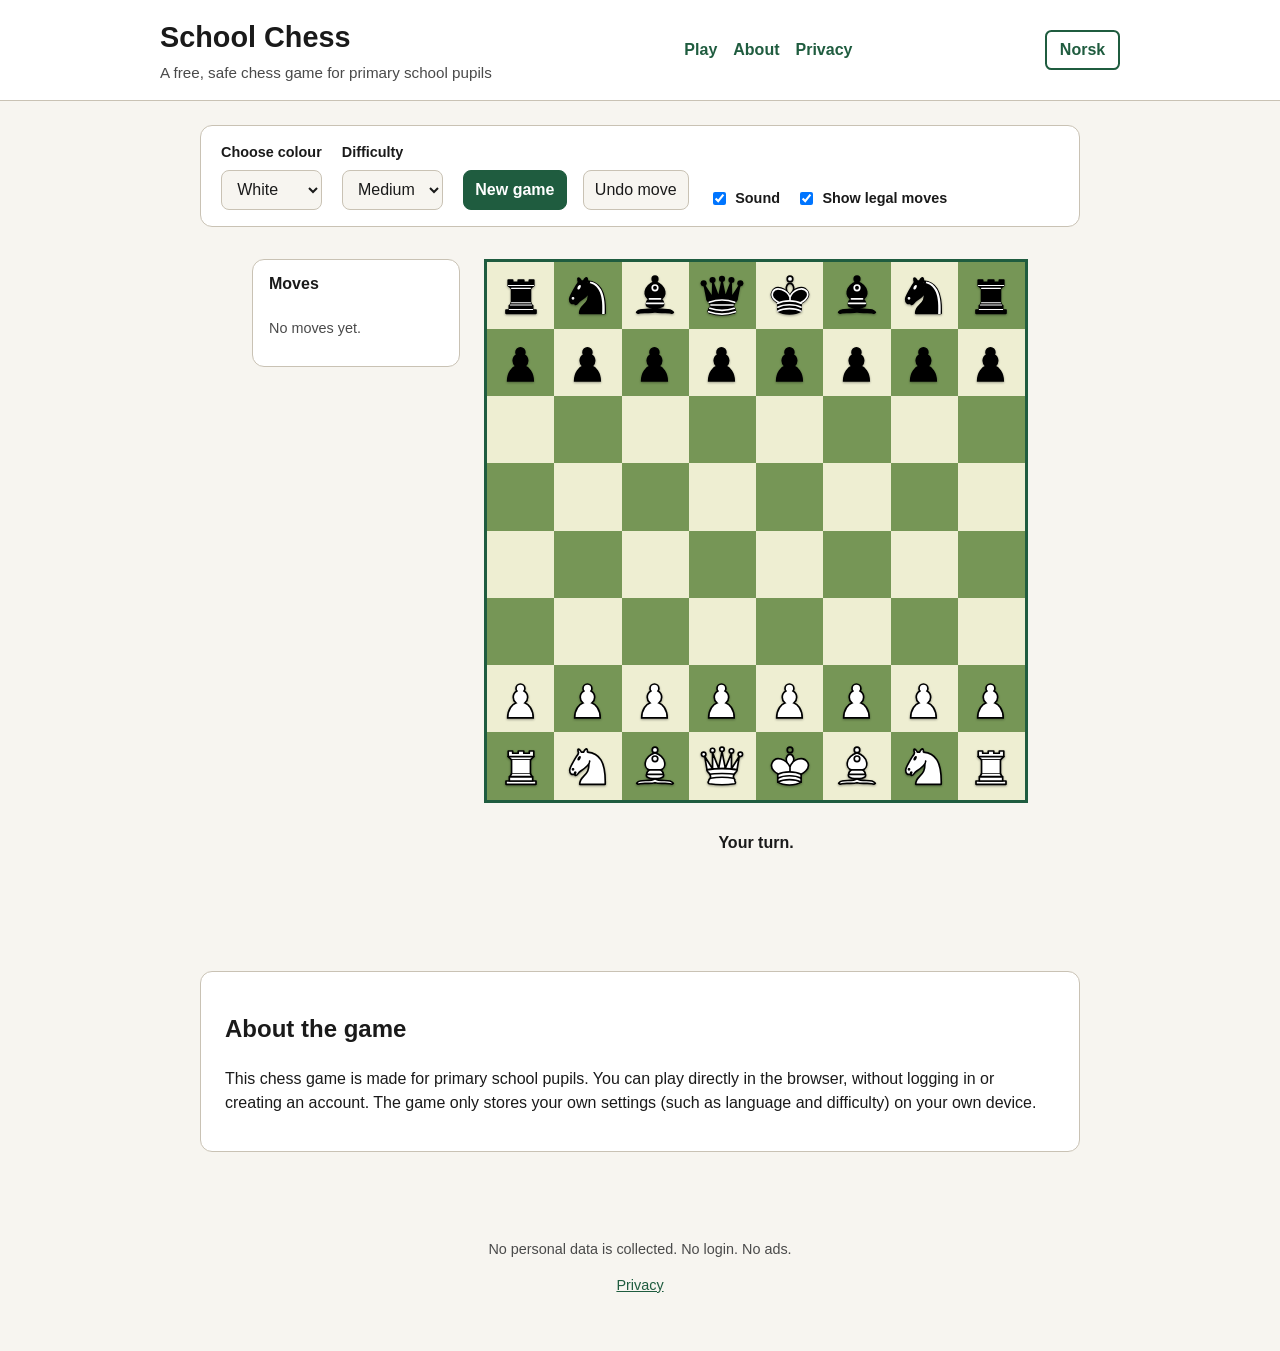
<file: index.html>
<!DOCTYPE html>
<html lang="nb">
<head>
  <meta charset="UTF-8" />
  <meta name="viewport" content="width=device-width, initial-scale=1" />
  <title data-i18n="site.title">Sjakk for skolen</title>
  <meta name="description" content="Et gratis sjakkspill for barneskoleelever. Ingen innlogging, ingen reklame, ingen sporing." />
  <link rel="icon" href="data:image/svg+xml,%3Csvg xmlns='http://www.w3.org/2000/svg' viewBox='0 0 100 100'%3E%3Ctext y='.9em' font-size='90'%3E%E2%99%9E%3C/text%3E%3C/svg%3E" />
  <link rel="alternate" type="application/json+oembed" href="https://mnaesg.github.io/FreeChess4all/oembed.json" title="Sjakk for skolen" />
  <link rel="stylesheet" href="css/style.css" />
  <script>
    // Setter kompakt embed-visning (skjuler topptekst/bunntekst) før siden tegnes,
    // slik at den passer pent inn i en iframe på en annen nettside.
    if (new URLSearchParams(location.search).get('embed')) {
      document.documentElement.classList.add('embed-mode');
    }
  </script>
</head>
<body>
  <a class="skip-link" href="#main-content" data-i18n="skip.link">Hopp til spillet</a>

  <header class="site-header">
    <div class="site-header-inner">
      <div>
        <h1 data-i18n="site.title">Sjakk for skolen</h1>
        <p class="tagline" data-i18n="site.tagline">Et gratis, trygt sjakkspill for barneskoleelever</p>
      </div>
      <nav aria-label="Hovedmeny">
        <ul>
          <li><a href="#main-content" data-i18n="nav.play">Spill</a></li>
          <li><a href="#about-section" data-i18n="nav.about">Om spillet</a></li>
          <li><a href="personvern.html" data-i18n="nav.privacy">Personvern</a></li>
        </ul>
      </nav>
      <button id="lang-toggle" type="button" class="lang-toggle" aria-label="Change language / Bytt språk">English</button>
    </div>
  </header>

  <main id="main-content">
    <section class="controls-panel" aria-label="Spillinnstillinger">
      <div class="control-group">
        <label for="color-select" data-i18n="controls.color">Velg farge</label>
        <select id="color-select">
          <option value="w" data-i18n="controls.color.white">Hvit</option>
          <option value="b" data-i18n="controls.color.black">Sort</option>
        </select>
      </div>

      <div class="control-group">
        <label for="difficulty-select" data-i18n="controls.difficulty">Vanskelighetsgrad</label>
        <select id="difficulty-select">
          <option value="easy" data-i18n="difficulty.easy">Lett</option>
          <option value="medium" data-i18n="difficulty.medium">Middels</option>
          <option value="hard" data-i18n="difficulty.hard">Vanskelig</option>
        </select>
      </div>

      <div class="control-group buttons">
        <button id="new-game-btn" type="button" class="primary-btn" data-i18n="controls.newGame">Nytt spill</button>
        <button id="undo-btn" type="button" data-i18n="controls.undo">Angre trekk</button>
      </div>

      <div class="control-group checkboxes">
        <label class="checkbox-label">
          <input id="sound-toggle" type="checkbox" checked />
          <span data-i18n="controls.sound">Lyd</span>
        </label>
        <label class="checkbox-label">
          <input id="hints-toggle" type="checkbox" checked />
          <span data-i18n="controls.showHints">Vis mulige trekk</span>
        </label>
      </div>
    </section>

    <section class="board-section" aria-label="Sjakkbrett">
      <div class="move-history-panel">
        <h2 class="move-history-heading" data-i18n="moveHistory.heading">Trekk</h2>
        <div id="move-history" class="move-history" data-i18n-attr="aria-label:moveHistory.label"></div>
      </div>
      <div class="board-column">
        <div id="board" class="chess-board"></div>
        <p id="status-live" class="live-status" aria-live="polite"></p>
        <p id="alert-live" class="live-status" aria-live="assertive"></p>
      </div>
    </section>

    <section id="about-section" class="about-section">
      <h2 data-i18n="about.heading">Om spillet</h2>
      <p data-i18n="about.text">
        Dette sjakkspillet er laget for barneskoleelever. Du kan spille direkte i nettleseren, uten å logge inn eller
        opprette bruker. Spillet lagrer bare dine egne innstillinger (som språk og vanskelighetsgrad) på din egen enhet.
      </p>
    </section>
  </main>

  <dialog id="promotion-dialog" aria-labelledby="promotion-title">
    <h2 id="promotion-title" data-i18n="promotion.title">Velg hvilken brikke bonden skal bli til</h2>
    <div class="promotion-options"></div>
  </dialog>

  <dialog id="game-over-dialog" class="game-over-dialog" aria-labelledby="game-over-heading">
    <div id="confetti-container" class="confetti-container" aria-hidden="true"></div>
    <h2 id="game-over-heading" class="game-over-heading"></h2>
    <p id="game-over-message" class="game-over-message"></p>
    <button type="button" id="play-again-btn" class="primary-btn game-over-btn" data-i18n="controls.playAgain">Spill på nytt</button>
  </dialog>

  <footer class="site-footer">
    <p data-i18n="footer.noData">Ingen personopplysninger samles inn. Ingen innlogging. Ingen reklame.</p>
    <p><a href="personvern.html" data-i18n="nav.privacy">Personvern</a></p>
  </footer>

  <script type="module" src="js/main.js"></script>
</body>
</html>
</file>
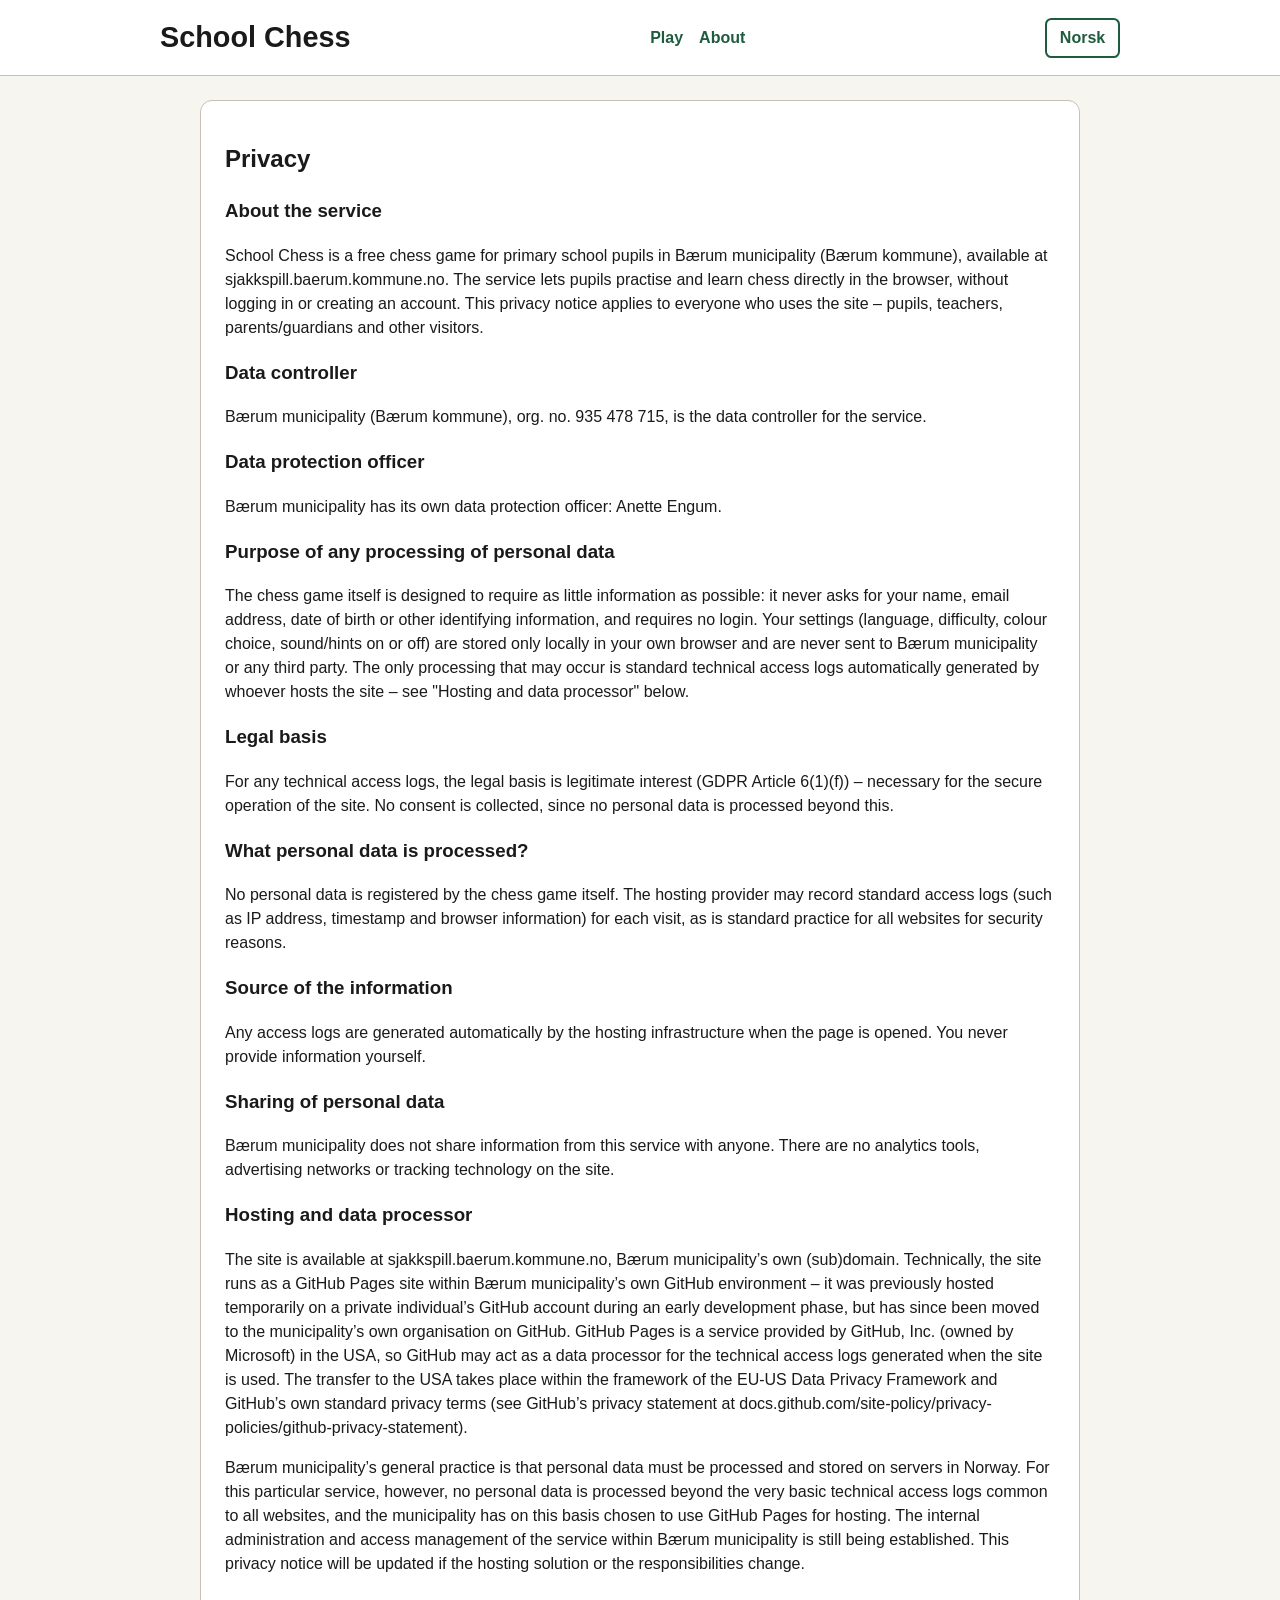
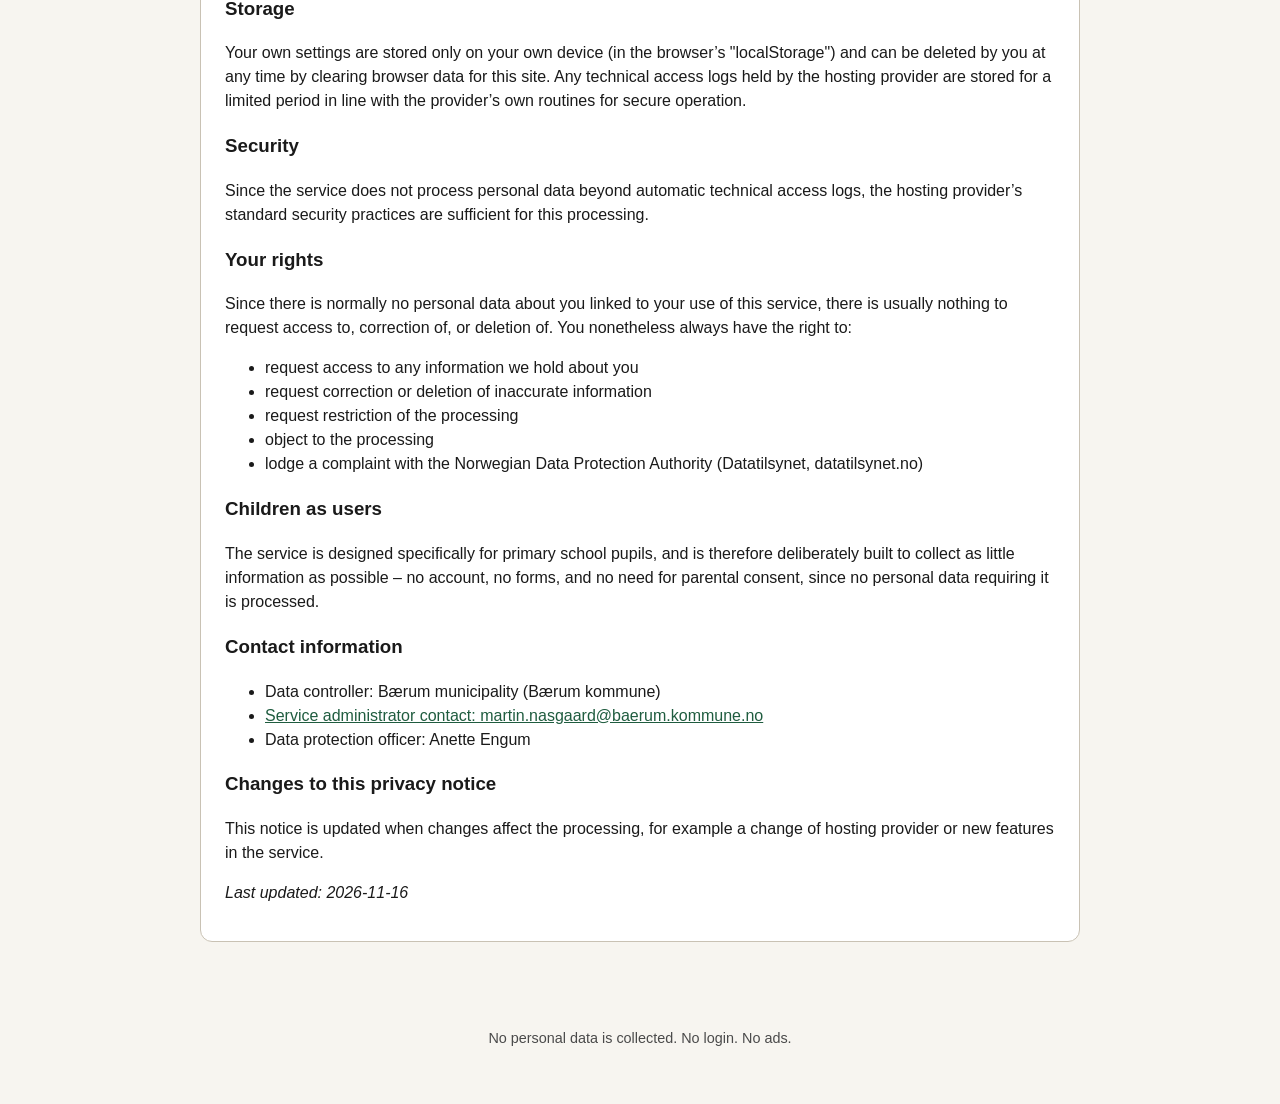
<file: personvern.html>
<!DOCTYPE html>
<html lang="nb">
<head>
  <meta charset="UTF-8" />
  <meta name="viewport" content="width=device-width, initial-scale=1" />
  <title data-i18n="privacy.heading">Personvern</title>
  <meta name="description" content="Personvernerklæring for Sjakk for skolen." />
  <link rel="icon" href="data:image/svg+xml,%3Csvg xmlns='http://www.w3.org/2000/svg' viewBox='0 0 100 100'%3E%3Ctext y='.9em' font-size='90'%3E%E2%99%9E%3C/text%3E%3C/svg%3E" />
  <link rel="stylesheet" href="css/style.css" />
</head>
<body>
  <a class="skip-link" href="#privacy-content" data-i18n="skip.link">Hopp til innhold</a>

  <header class="site-header">
    <div class="site-header-inner">
      <div>
        <h1 data-i18n="site.title">Sjakk for skolen</h1>
      </div>
      <nav aria-label="Hovedmeny">
        <ul>
          <li><a href="index.html" data-i18n="nav.play">Spill</a></li>
          <li><a href="index.html#about-section" data-i18n="nav.about">Om spillet</a></li>
        </ul>
      </nav>
      <button id="lang-toggle" type="button" class="lang-toggle" aria-label="Change language / Bytt språk">English</button>
    </div>
  </header>

  <main id="privacy-content">
    <section class="about-section">
      <h2 data-i18n="privacy.heading">Personvern</h2>

      <h3 data-i18n="privacy.about.title">Kort om tjenesten</h3>
      <p data-i18n="privacy.about.text">
        Sjakk for skolen er et gratis sjakkspill for barneskoleelever i Bærum kommune. Tjenesten er laget for at
        elever skal kunne øve på og lære sjakk direkte i nettleseren, uten innlogging eller brukerkonto. Denne
        personvernerklæringen gjelder for alle som bruker nettsiden – elever, lærere, foresatte og andre besøkende.
      </p>

      <h3 data-i18n="privacy.controller.title">Behandlingsansvarlig</h3>
      <p data-i18n="privacy.controller.text">Bærum kommune (org.nr. 935 478 715) er behandlingsansvarlig for tjenesten.</p>

      <h3 data-i18n="privacy.dpo.title">Personvernombud</h3>
      <p data-i18n="privacy.dpo.text">Bærum kommune har eget personvernombud: Anette Engum.</p>

      <h3 data-i18n="privacy.purpose.title">Formål med eventuell behandling av personopplysninger</h3>
      <p data-i18n="privacy.purpose.text">
        Selve sjakkspillet er laget for å kreve minst mulig informasjon: det ber deg aldri om navn, e-postadresse,
        fødselsdato eller annen identifiserende informasjon, og krever ingen innlogging. Innstillingene dine (språk,
        vanskelighetsgrad, fargevalg, av/på for lyd og hint) lagres kun lokalt i din egen nettleser og sendes aldri
        til Bærum kommune eller noen tredjepart. Den eneste behandlingen som kan forekomme, er standard tekniske
        tilgangslogger som genereres automatisk av den som drifter nettsiden – se «Hosting og databehandler» under.
      </p>

      <h3 data-i18n="privacy.legalBasis.title">Rettslig grunnlag</h3>
      <p data-i18n="privacy.legalBasis.text">
        For eventuelle tekniske tilgangslogger er det rettslige grunnlaget berettiget interesse (personvernforordningen
        artikkel 6 nr. 1 bokstav f) – nødvendig for sikker drift av nettsiden. Det innhentes ikke samtykke, siden det
        ikke behandles personopplysninger utover dette.
      </p>

      <h3 data-i18n="privacy.dataTypes.title">Hvilke personopplysninger behandles?</h3>
      <p data-i18n="privacy.dataTypes.text">
        Ingen personopplysninger registreres av selve sjakkspillet. Driftsleverandøren av nettsiden kan registrere
        standard tilgangslogger (som IP-adresse, tidspunkt og nettleserinformasjon) ved besøk, slik det er vanlig for
        alle nettsteder av sikkerhetshensyn.
      </p>

      <h3 data-i18n="privacy.dataSource.title">Kilde til opplysningene</h3>
      <p data-i18n="privacy.dataSource.text">
        Eventuelle tilgangslogger genereres automatisk av driftsinfrastrukturen når siden åpnes. Du oppgir aldri
        opplysninger selv.
      </p>

      <h3 data-i18n="privacy.sharing.title">Deling av personopplysninger</h3>
      <p data-i18n="privacy.sharing.text">
        Bærum kommune deler ikke opplysninger fra denne tjenesten med noen. Det finnes ingen analyseverktøy,
        reklamenettverk eller sporingsteknologi på siden.
      </p>

      <h3 data-i18n="privacy.hosting.title">Hosting og databehandler</h3>
      <p data-i18n="privacy.hosting.text">
        Per i dag hostes nettsiden på GitHub Pages, en tjeneste levert av GitHub, Inc. (eid av Microsoft) i USA. Dette
        er en midlertidig løsning i en tidlig fase av prosjektet. GitHub kan i denne perioden opptre som databehandler
        for de tekniske tilgangsloggene som genereres ved bruk av siden, og overføringen til USA skjer innenfor
        rammene av EU-US Data Privacy Framework og GitHubs egne standard personvernbestemmelser (se GitHubs
        personvernerklæring på docs.github.com/site-policy/privacy-policies/github-privacy-statement).
      </p>
      <p data-i18n="privacy.hosting.textPlan">
        Bærum kommune har som fast praksis at personopplysninger skal behandles og lagres på servere i Norge, med
        mindre unntak er skriftlig godkjent på forhånd. Det er derfor planlagt å flytte tjenesten til kommunens egen
        serverinfrastruktur i Norge. Denne personvernerklæringen oppdateres når flyttingen er gjennomført.
      </p>

      <h3 data-i18n="privacy.storage.title">Lagring</h3>
      <p data-i18n="privacy.storage.text">
        Dine egne innstillinger lagres kun på din egen enhet (i nettleserens «localStorage») og kan slettes av deg
        når som helst ved å tømme nettleserdata for denne siden. Eventuelle tekniske tilgangslogger hos
        driftsleverandøren lagres i en begrenset periode i tråd med leverandørens egne rutiner for sikker drift.
      </p>

      <h3 data-i18n="privacy.security.title">Sikkerhet</h3>
      <p data-i18n="privacy.security.text">
        Ettersom tjenesten ikke behandler personopplysninger utover automatiske tekniske tilgangslogger, er standard
        sikkerhetspraksis hos driftsleverandøren tilstrekkelig for denne behandlingen.
      </p>

      <h3 data-i18n="privacy.rights.title">Dine rettigheter</h3>
      <p data-i18n="privacy.rights.text">
        Siden det normalt ikke finnes personopplysninger om deg knyttet til bruk av denne tjenesten, er det vanligvis
        ingenting å be om innsyn i, retting av eller sletting av. Du har uansett alltid rett til å:
      </p>
      <ul>
        <li data-i18n="privacy.rights.item1">be om innsyn i eventuelle opplysninger vi har om deg</li>
        <li data-i18n="privacy.rights.item2">be om retting eller sletting av uriktige opplysninger</li>
        <li data-i18n="privacy.rights.item3">be om begrensning av behandlingen</li>
        <li data-i18n="privacy.rights.item4">protestere på behandlingen</li>
        <li data-i18n="privacy.rights.item5">klage til Datatilsynet (datatilsynet.no)</li>
      </ul>

      <h3 data-i18n="privacy.children.title">Barn som brukere</h3>
      <p data-i18n="privacy.children.text">
        Tjenesten er laget spesielt for barneskoleelever, og er derfor bevisst utformet for å samle inn færrest mulig
        opplysninger – ingen konto, ingen skjema, og ingen behov for samtykke fra foresatte, siden det ikke behandles
        personopplysninger som krever det.
      </p>

      <h3 data-i18n="privacy.contact.title">Kontaktinformasjon</h3>
      <ul>
        <li data-i18n="privacy.contact.item1">Behandlingsansvarlig: Bærum kommune</li>
        <li><a href="mailto:martin.nasgaard@baerum.kommune.no" data-i18n="privacy.contact.item2">Kontaktperson for denne tjenesten: martin.nasgaard@baerum.kommune.no</a></li>
        <li data-i18n="privacy.contact.item3">Personvernombud: Anette Engum</li>
      </ul>

      <h3 data-i18n="privacy.changes.title">Endringer i personvernerklæringen</h3>
      <p data-i18n="privacy.changes.text">
        Denne erklæringen oppdateres ved endringer som påvirker behandlingen, for eksempel bytte av driftsleverandør
        eller nye funksjoner i tjenesten.
      </p>

      <p><em><span data-i18n="privacy.updated">Sist oppdatert:</span> 2026-11-16</em></p>
    </section>
  </main>

  <footer class="site-footer">
    <p data-i18n="footer.noData">Ingen personopplysninger samles inn. Ingen innlogging. Ingen reklame.</p>
  </footer>

  <script type="module" src="js/page-i18n.js"></script>
</body>
</html>
</file>
<file: css/style.css>
:root {
  --color-bg: #f7f5f0;
  --color-surface: #ffffff;
  --color-text: #1a1a1a;
  --color-muted: #4a4a4a;
  --color-accent: #1f5c3f;
  --color-accent-contrast: #ffffff;
  --color-border: #c9c2b4;
  --square-light: #eeeed2;
  --square-dark: #769656;
  --square-selected: #ffd966;
  --square-legal: #4a90d9;
  --square-capture: #ff9e80;
  --square-check: #ff5252;
  --focus-ring: #0b5fff;
}

@media (prefers-color-scheme: dark) {
  :root {
    --color-bg: #14171a;
    --color-surface: #1f2327;
    --color-text: #f0f0f0;
    --color-muted: #c7c7c7;
    --color-accent: #57c785;
    --color-accent-contrast: #0b1210;
    --color-border: #3a3f44;
    --square-legal: #3f7fae;
    --square-capture: #b1502f;
    --square-check: #c62828;
    --focus-ring: #7fb2ff;
  }
}

* {
  box-sizing: border-box;
}

html,
body {
  margin: 0;
  padding: 0;
}

body {
  background: var(--color-bg);
  color: var(--color-text);
  font-family: "Segoe UI", Verdana, Arial, sans-serif;
  font-size: 1rem;
  line-height: 1.5;
}

a {
  color: var(--color-accent);
}

.skip-link {
  position: absolute;
  left: -999px;
  top: 0;
  background: var(--color-accent);
  color: var(--color-accent-contrast);
  padding: 0.75rem 1rem;
  z-index: 100;
  border-radius: 0 0 0.5rem 0;
}

.skip-link:focus {
  left: 0;
}

.site-header {
  background: var(--color-surface);
  border-bottom: 1px solid var(--color-border);
  padding: 1rem clamp(1rem, 4vw, 2.5rem);
}

.site-header-inner {
  display: flex;
  flex-wrap: wrap;
  align-items: center;
  justify-content: space-between;
  gap: 1rem;
  max-width: 60rem;
  margin: 0 auto;
}

.site-header h1 {
  margin: 0;
  font-size: clamp(1.3rem, 3vw, 1.8rem);
}

.tagline {
  margin: 0.15rem 0 0;
  color: var(--color-muted);
  font-size: 0.95rem;
}

.site-header nav ul {
  list-style: none;
  display: flex;
  gap: 1rem;
  margin: 0;
  padding: 0;
  flex-wrap: wrap;
}

.site-header nav a {
  text-decoration: none;
  font-weight: 600;
}

.site-header nav a:hover,
.site-header nav a:focus {
  text-decoration: underline;
}

.lang-toggle {
  background: transparent;
  border: 2px solid var(--color-accent);
  color: var(--color-accent);
  border-radius: 0.4rem;
  padding: 0.4rem 0.8rem;
  font-weight: 600;
  cursor: pointer;
}

main {
  max-width: 60rem;
  margin: 0 auto;
  padding: 1.5rem clamp(1rem, 4vw, 2.5rem) 3rem;
  display: flex;
  flex-direction: column;
  gap: 2rem;
}

.controls-panel {
  background: var(--color-surface);
  border: 1px solid var(--color-border);
  border-radius: 0.75rem;
  padding: 1rem 1.25rem;
  display: flex;
  flex-wrap: wrap;
  gap: 1.25rem;
  align-items: flex-end;
}

.control-group {
  display: flex;
  flex-direction: column;
  gap: 0.35rem;
}

.control-group.buttons,
.control-group.checkboxes {
  flex-direction: row;
  align-items: center;
  gap: 1rem;
  flex-wrap: wrap;
}

.control-group label {
  font-weight: 600;
  font-size: 0.9rem;
}

.checkbox-label {
  display: flex;
  align-items: center;
  gap: 0.4rem;
  font-weight: 500;
  font-size: 0.95rem;
}

select,
button {
  font-size: 1rem;
  padding: 0.5rem 0.7rem;
  border-radius: 0.5rem;
  border: 1px solid var(--color-border);
  background: var(--color-bg);
  color: var(--color-text);
  min-height: 2.5rem;
}

button {
  cursor: pointer;
}

.primary-btn {
  background: var(--color-accent);
  color: var(--color-accent-contrast);
  border-color: var(--color-accent);
  font-weight: 700;
}

button:hover {
  filter: brightness(1.05);
}

:focus-visible {
  outline: 3px solid var(--focus-ring);
  outline-offset: 2px;
}

.board-section {
  display: flex;
  flex-direction: row;
  flex-wrap: wrap;
  justify-content: center;
  align-items: flex-start;
  gap: 1.5rem;
}

.board-column {
  display: flex;
  flex-direction: column;
  align-items: center;
  gap: 0.75rem;
}

.move-history-panel {
  background: var(--color-surface);
  border: 1px solid var(--color-border);
  border-radius: 0.75rem;
  padding: 0.75rem 1rem;
  width: min(13rem, 90vw);
  flex-shrink: 0;
  display: flex;
  flex-direction: column;
  max-height: min(90vw, 34rem);
}

.move-history-heading {
  margin: 0 0 0.5rem;
  font-size: 1rem;
  font-weight: 700;
}

.move-history {
  overflow-y: auto;
  flex: 1;
  display: flex;
  flex-direction: column;
  gap: 0.15rem;
  font-size: 0.95rem;
  font-variant-numeric: tabular-nums;
}

.move-history-empty {
  color: var(--color-muted);
  font-size: 0.9rem;
}

.move-row {
  display: grid;
  grid-template-columns: 2rem 1fr 1fr;
  gap: 0.4rem;
  padding: 0.2rem 0.3rem;
  border-radius: 0.3rem;
}

.move-row:nth-child(odd) {
  background: var(--color-bg);
}

.move-number {
  color: var(--color-muted);
  font-weight: 600;
}

.move-row.current-move {
  outline: 2px solid var(--color-accent);
  outline-offset: -2px;
}

.chess-board {
  display: flex;
  flex-direction: column;
  position: relative;
  border: 3px solid var(--color-accent);
  border-radius: 0;
  overflow: hidden;
  width: min(90vw, 34rem);
  aspect-ratio: 1 / 1;
}

.board-row {
  display: flex;
  flex: 1;
}

.square {
  flex: 1;
  aspect-ratio: 1 / 1;
  appearance: none;
  -webkit-appearance: none;
  border: none;
  border-radius: 0;
  margin: 0;
  display: flex;
  align-items: center;
  justify-content: center;
  position: relative;
  padding: 0;
}

.square.light {
  background: var(--square-light);
}

.square.dark {
  background: var(--square-dark);
}

.square.selected {
  background: var(--square-selected) !important;
}

.square.last-move {
  box-shadow: inset 0 0 0 999px rgba(255, 214, 102, 0.25);
}

.square.in-check {
  background: var(--square-check) !important;
}

.square.legal-target::after {
  content: "";
  position: absolute;
  width: 30%;
  height: 30%;
  border-radius: 50%;
  background: var(--square-legal);
  opacity: 0.85;
}

.square.legal-target.capture-target::after {
  width: 80%;
  height: 80%;
  border-radius: 50%;
  background: transparent;
  border: 0.35rem solid var(--square-capture);
}

.piece-glyph {
  position: relative;
  z-index: 1;
  width: 78%;
  height: 78%;
  padding: 2%;
  pointer-events: none;
  /* Et lite "fotskygge" under brikken gjør den lettere å skille fra bakgrunnen. */
  filter: drop-shadow(0 1px 1px rgba(0, 0, 0, 0.35));
}

.piece-ghost {
  position: absolute;
  top: 0;
  left: 0;
  box-sizing: border-box;
  pointer-events: none;
  z-index: 5;
  will-change: transform;
  transition: transform 0.22s ease-in-out;
  filter: drop-shadow(0 1px 1px rgba(0, 0, 0, 0.35));
}

.live-status {
  min-height: 1.5rem;
  text-align: center;
  font-weight: 600;
  max-width: 34rem;
}

#alert-live {
  color: var(--color-accent);
}

.about-section {
  background: var(--color-surface);
  border: 1px solid var(--color-border);
  border-radius: 0.75rem;
  padding: 1.25rem 1.5rem;
}

dialog {
  border-radius: 0.75rem;
  border: 1px solid var(--color-border);
  padding: 1.5rem;
  background: var(--color-surface);
  color: var(--color-text);
}

dialog::backdrop {
  background: rgba(0, 0, 0, 0.5);
}

.promotion-options {
  display: flex;
  gap: 0.75rem;
  flex-wrap: wrap;
  margin-top: 1rem;
}

.promotion-choice {
  font-size: 1.1rem;
  padding: 0.6rem 1rem;
  display: flex;
  align-items: center;
  gap: 0.5rem;
}

.promotion-icon {
  width: 2rem;
  height: 2rem;
}

.game-over-dialog {
  position: relative;
  overflow: hidden;
  text-align: center;
  max-width: 26rem;
}

.game-over-heading {
  font-size: clamp(2rem, 8vw, 3.2rem);
  font-weight: 800;
  letter-spacing: 0.03em;
  margin: 0.5rem 0;
  color: var(--color-accent);
}

.game-over-message {
  font-size: 1.1rem;
  margin: 0 0 1.25rem;
}

.game-over-btn {
  font-size: 1.1rem;
  padding: 0.75rem 1.5rem;
}

.confetti-container {
  position: absolute;
  inset: 0;
  overflow: hidden;
  pointer-events: none;
  z-index: 0;
}

.game-over-heading,
.game-over-message,
.game-over-btn {
  position: relative;
  z-index: 1;
}

.confetti-piece {
  position: absolute;
  top: -5%;
  width: 0.6rem;
  height: 1rem;
  opacity: 0.9;
  animation: confetti-fall linear forwards;
}

@keyframes confetti-fall {
  0% {
    transform: translateY(0) rotate(0deg);
    opacity: 0.95;
  }
  100% {
    /* Dialogen er ikke veldig høy, så en fast pikselavstand faller fint
       gjennom hele den synlige dialogboksen uten å virke for rask/treg. */
    transform: translateY(420px) rotate(540deg);
    opacity: 0.4;
  }
}

.site-footer {
  text-align: center;
  padding: 1.5rem 1rem 2.5rem;
  color: var(--color-muted);
  font-size: 0.9rem;
}

/* Kompakt visning når siden lastes i en iframe på en annen nettside (?embed=1). */
.embed-mode .skip-link,
.embed-mode .site-header,
.embed-mode .site-footer,
.embed-mode .about-section {
  display: none;
}

.embed-mode main {
  padding: 0.75rem;
  gap: 1rem;
}

.embed-mode .controls-panel {
  padding: 0.75rem 1rem;
}

@media (prefers-reduced-motion: reduce) {
  * {
    transition: none !important;
    animation: none !important;
  }
}
</file>
